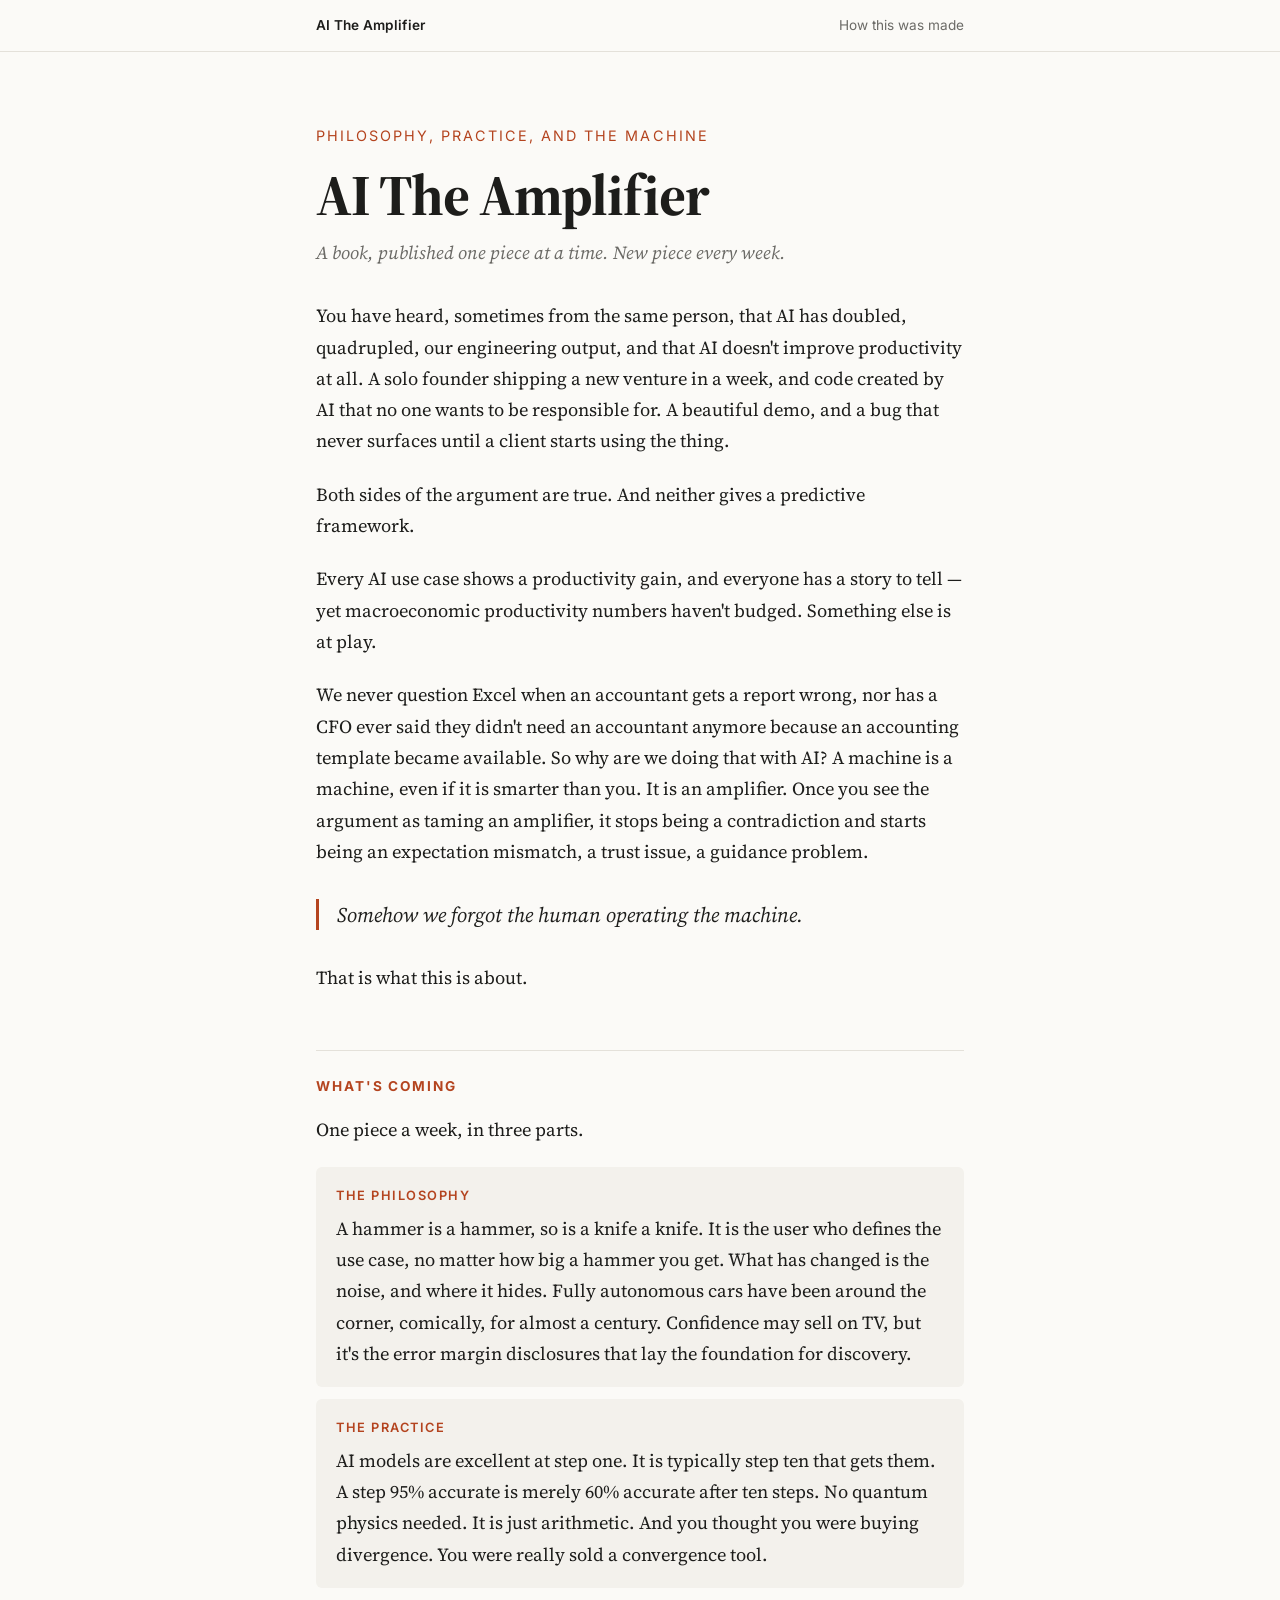
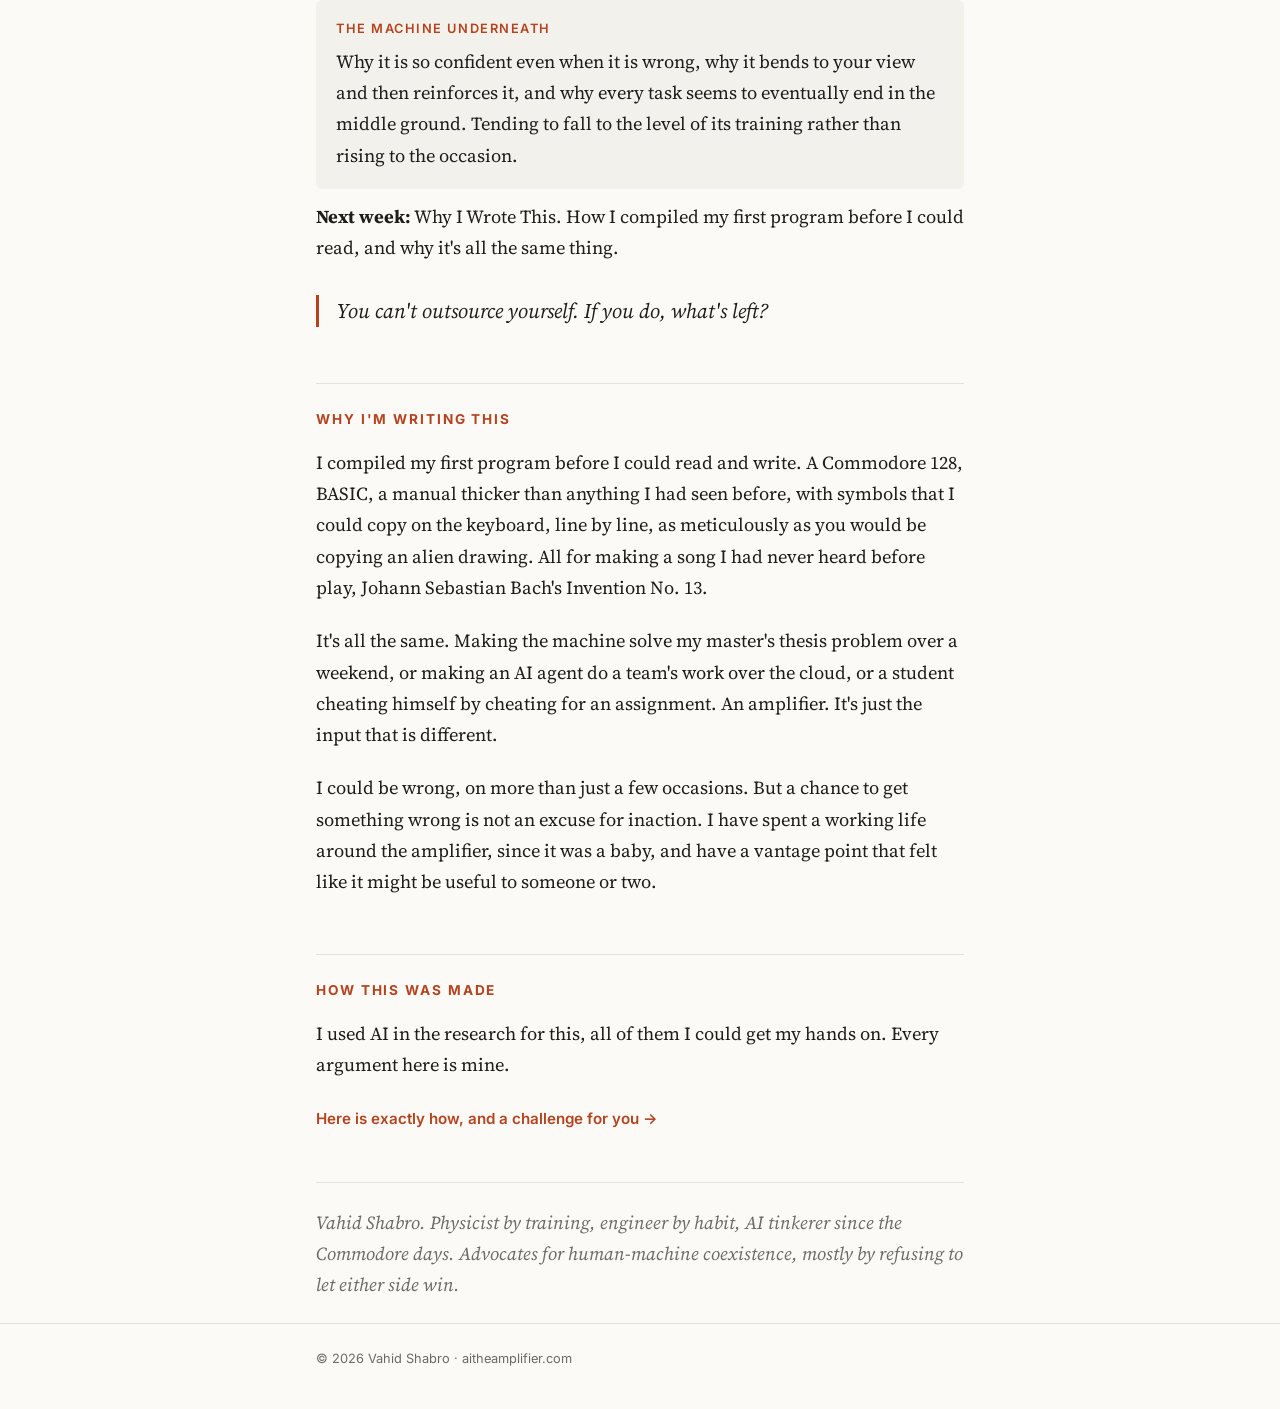
<file: index.html>
<!doctype html>
<html lang="en">
<head>
  <meta charset="utf-8">
  <meta name="viewport" content="width=device-width, initial-scale=1">
  <title>AI The Amplifier</title>
  <meta name="description" content="A book, published one piece at a time. Philosophy, practice, and the machine. By Vahid Shabro.">
  <meta property="og:title" content="AI The Amplifier">
  <meta property="og:description" content="A book, published one piece at a time. New piece every week.">
  <meta property="og:url" content="https://aitheamplifier.com/">
  <link rel="preconnect" href="https://fonts.googleapis.com">
  <link rel="preconnect" href="https://fonts.gstatic.com" crossorigin>
  <link href="https://fonts.googleapis.com/css2?family=Inter:wght@400;600&family=Source+Serif+4:ital,wght@0,400;0,700;1,400&display=swap" rel="stylesheet">
  <link rel="stylesheet" href="assets/style.css">
</head>
<body>
  <nav class="site-nav">
    <div class="wrap">
      <a class="brand" href="./">AI The Amplifier</a>
      <a href="how-this-was-made/">How this was made</a>
    </div>
  </nav>

  <header class="hero">
    <div class="wrap">
      <p class="eyebrow">Philosophy, Practice, and the Machine</p>
      <h1>AI The Amplifier</h1>
      <p class="kicker">A book, published one piece at a time. New piece every week.</p>
    </div>
  </header>

  <main class="wrap">
    <p>You have heard, sometimes from the same person, that AI has doubled, quadrupled, our engineering output, and that AI doesn't improve productivity at all. A solo founder shipping a new venture in a week, and code created by AI that no one wants to be responsible for. A beautiful demo, and a bug that never surfaces until a client starts using the thing.</p>

    <p>Both sides of the argument are true. And neither gives a predictive framework.</p>

    <p>Every AI use case shows a productivity gain, and everyone has a story to tell — yet macroeconomic productivity numbers haven't budged. Something else is at play.</p>

    <p>We never question Excel when an accountant gets a report wrong, nor has a CFO ever said they didn't need an accountant anymore because an accounting template became available. So why are we doing that with AI? A machine is a machine, even if it is smarter than you. It is an amplifier. Once you see the argument as taming an amplifier, it stops being a contradiction and starts being an expectation mismatch, a trust issue, a guidance problem.</p>

    <p class="pull">Somehow we forgot the human operating the machine.</p>

    <p>That is what this is about.</p>

    <h2>What's coming</h2>
    <p>One piece a week, in three parts.</p>
    <ul class="coming">
      <li><span class="label">The philosophy</span>A hammer is a hammer, so is a knife a knife. It is the user who defines the use case, no matter how big a hammer you get. What has changed is the noise, and where it hides. Fully autonomous cars have been around the corner, comically, for almost a century. Confidence may sell on TV, but it's the error margin disclosures that lay the foundation for discovery.</li>
      <li><span class="label">The practice</span>AI models are excellent at step one. It is typically step ten that gets them. A step 95% accurate is merely 60% accurate after ten steps. No quantum physics needed. It is just arithmetic. And you thought you were buying divergence. You were really sold a convergence tool.</li>
      <li><span class="label">The machine underneath</span>Why it is so confident even when it is wrong, why it bends to your view and then reinforces it, and why every task seems to eventually end in the middle ground. Tending to fall to the level of its training rather than rising to the occasion.</li>
    </ul>
    <p><strong>Next week:</strong> Why I Wrote This. How I compiled my first program before I could read, and why it's all the same thing.</p>

    <p class="pull">You can't outsource yourself. If you do, what's left?</p>

    <h2>Why I'm writing this</h2>
    <p>I compiled my first program before I could read and write. A Commodore 128, BASIC, a manual thicker than anything I had seen before, with symbols that I could copy on the keyboard, line by line, as meticulously as you would be copying an alien drawing. All for making a song I had never heard before play, Johann Sebastian Bach's Invention No. 13.</p>

    <p>It's all the same. Making the machine solve my master's thesis problem over a weekend, or making an AI agent do a team's work over the cloud, or a student cheating himself by cheating for an assignment. An amplifier. It's just the input that is different.</p>

    <p>I could be wrong, on more than just a few occasions. But a chance to get something wrong is not an excuse for inaction. I have spent a working life around the amplifier, since it was a baby, and have a vantage point that felt like it might be useful to someone or two.</p>

    <h2>How this was made</h2>
    <p>I used AI in the research for this, all of them I could get my hands on. Every argument here is mine.</p>
    <p><a class="cta" href="how-this-was-made/">Here is exactly how, and a challenge for you →</a></p>

    <p class="signature">Vahid Shabro. Physicist by training, engineer by habit, AI tinkerer since the Commodore days. Advocates for human-machine coexistence, mostly by refusing to let either side win.</p>
  </main>

  <footer>
    <div class="wrap">© 2026 Vahid Shabro · aitheamplifier.com</div>
  </footer>
</body>
</html>
</file>
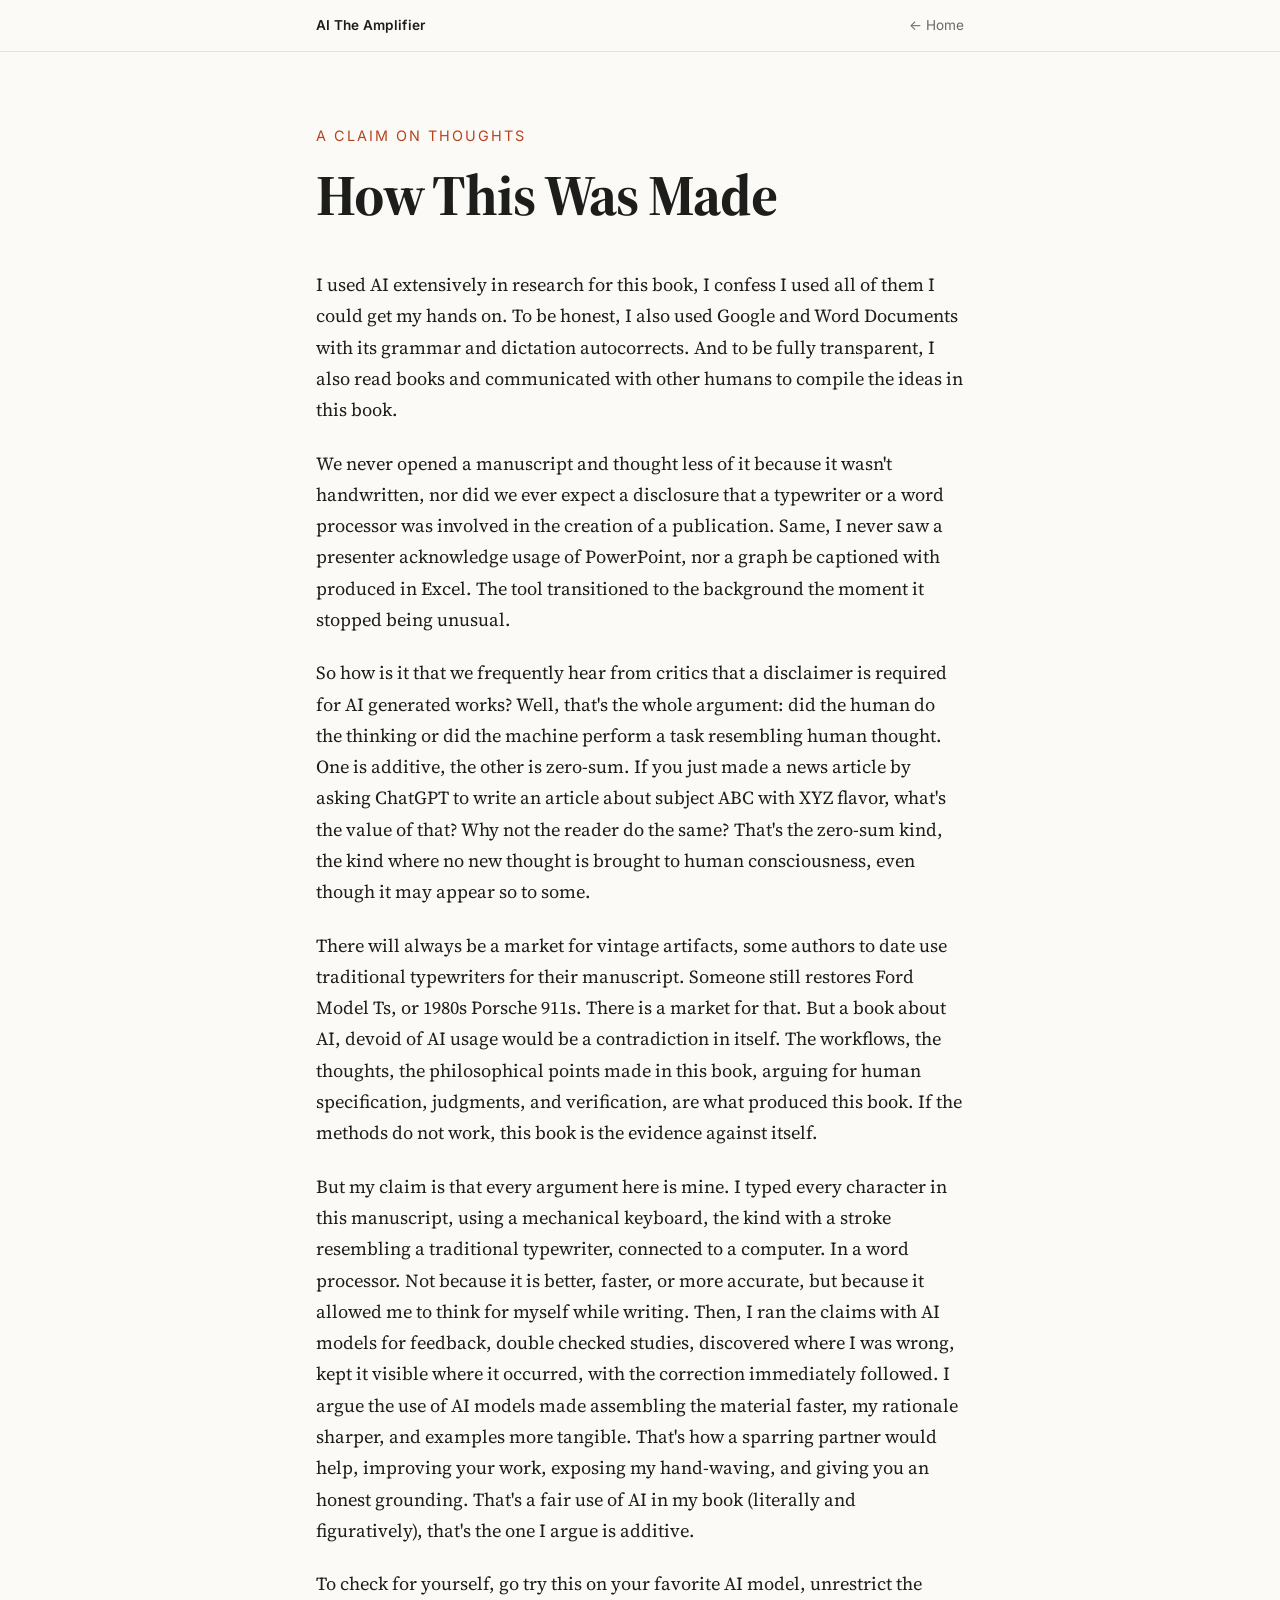
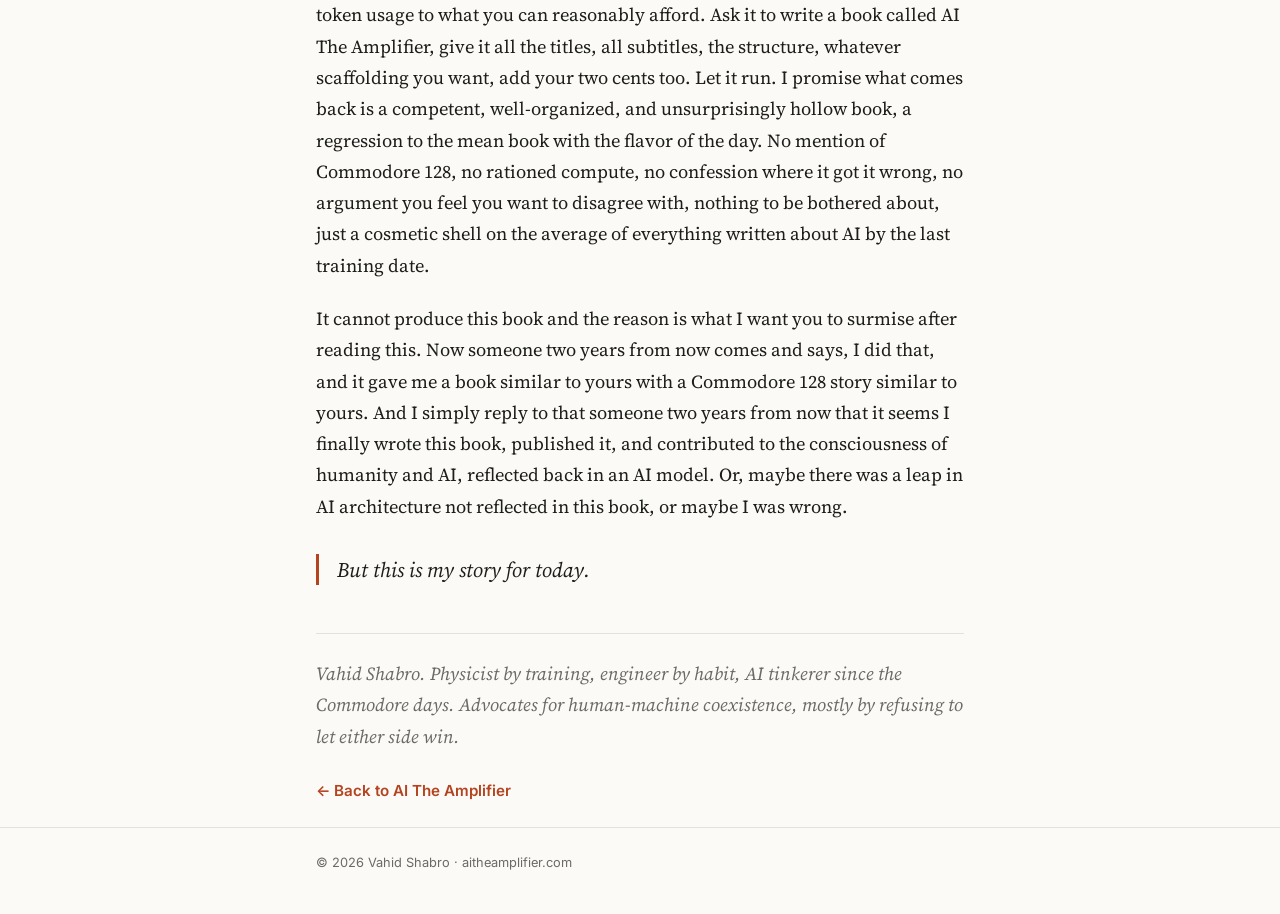
<file: how-this-was-made/index.html>
<!doctype html>
<html lang="en">
<head>
  <meta charset="utf-8">
  <meta name="viewport" content="width=device-width, initial-scale=1">
  <title>How This Was Made · AI The Amplifier</title>
  <meta name="description" content="A claim on thoughts: how AI was used in writing AI The Amplifier, and a challenge.">
  <meta property="og:title" content="How This Was Made · AI The Amplifier">
  <meta property="og:url" content="https://aitheamplifier.com/how-this-was-made/">
  <link rel="preconnect" href="https://fonts.googleapis.com">
  <link rel="preconnect" href="https://fonts.gstatic.com" crossorigin>
  <link href="https://fonts.googleapis.com/css2?family=Inter:wght@400;600&family=Source+Serif+4:ital,wght@0,400;0,700;1,400&display=swap" rel="stylesheet">
  <link rel="stylesheet" href="../assets/style.css">
</head>
<body>
  <nav class="site-nav">
    <div class="wrap">
      <a class="brand" href="../">AI The Amplifier</a>
      <a href="../">← Home</a>
    </div>
  </nav>

  <header class="hero">
    <div class="wrap">
      <p class="eyebrow">A Claim on Thoughts</p>
      <h1>How This Was Made</h1>
    </div>
  </header>

  <main class="wrap">
    <p>I used AI extensively in research for this book, I confess I used all of them I could get my hands on. To be honest, I also used Google and Word Documents with its grammar and dictation autocorrects. And to be fully transparent, I also read books and communicated with other humans to compile the ideas in this book.</p>

    <p>We never opened a manuscript and thought less of it because it wasn't handwritten, nor did we ever expect a disclosure that a typewriter or a word processor was involved in the creation of a publication. Same, I never saw a presenter acknowledge usage of PowerPoint, nor a graph be captioned with produced in Excel. The tool transitioned to the background the moment it stopped being unusual.</p>

    <p>So how is it that we frequently hear from critics that a disclaimer is required for AI generated works? Well, that's the whole argument: did the human do the thinking or did the machine perform a task resembling human thought. One is additive, the other is zero-sum. If you just made a news article by asking ChatGPT to write an article about subject ABC with XYZ flavor, what's the value of that? Why not the reader do the same? That's the zero-sum kind, the kind where no new thought is brought to human consciousness, even though it may appear so to some.</p>

    <p>There will always be a market for vintage artifacts, some authors to date use traditional typewriters for their manuscript. Someone still restores Ford Model Ts, or 1980s Porsche 911s. There is a market for that. But a book about AI, devoid of AI usage would be a contradiction in itself. The workflows, the thoughts, the philosophical points made in this book, arguing for human specification, judgments, and verification, are what produced this book. If the methods do not work, this book is the evidence against itself.</p>

    <p>But my claim is that every argument here is mine. I typed every character in this manuscript, using a mechanical keyboard, the kind with a stroke resembling a traditional typewriter, connected to a computer. In a word processor. Not because it is better, faster, or more accurate, but because it allowed me to think for myself while writing. Then, I ran the claims with AI models for feedback, double checked studies, discovered where I was wrong, kept it visible where it occurred, with the correction immediately followed. I argue the use of AI models made assembling the material faster, my rationale sharper, and examples more tangible. That's how a sparring partner would help, improving your work, exposing my hand-waving, and giving you an honest grounding. That's a fair use of AI in my book (literally and figuratively), that's the one I argue is additive.</p>

    <p>To check for yourself, go try this on your favorite AI model, unrestrict the token usage to what you can reasonably afford. Ask it to write a book called AI The Amplifier, give it all the titles, all subtitles, the structure, whatever scaffolding you want, add your two cents too. Let it run. I promise what comes back is a competent, well-organized, and unsurprisingly hollow book, a regression to the mean book with the flavor of the day. No mention of Commodore 128, no rationed compute, no confession where it got it wrong, no argument you feel you want to disagree with, nothing to be bothered about, just a cosmetic shell on the average of everything written about AI by the last training date.</p>

    <p>It cannot produce this book and the reason is what I want you to surmise after reading this. Now someone two years from now comes and says, I did that, and it gave me a book similar to yours with a Commodore 128 story similar to yours. And I simply reply to that someone two years from now that it seems I finally wrote this book, published it, and contributed to the consciousness of humanity and AI, reflected back in an AI model. Or, maybe there was a leap in AI architecture not reflected in this book, or maybe I was wrong.</p>

    <p class="pull">But this is my story for today.</p>

    <p class="signature">Vahid Shabro. Physicist by training, engineer by habit, AI tinkerer since the Commodore days. Advocates for human-machine coexistence, mostly by refusing to let either side win.</p>

    <p><a class="cta" href="../">← Back to AI The Amplifier</a></p>
  </main>

  <footer>
    <div class="wrap">© 2026 Vahid Shabro · aitheamplifier.com</div>
  </footer>
</body>
</html>
</file>
<file: assets/style.css>
:root {
  --bg: #fbfaf7;
  --text: #1d1d1b;
  --muted: #6b6a66;
  --accent: #b4441f;
  --rule: #e4e1da;
  --card: #f3f1ec;
  --serif: "Source Serif 4", Georgia, "Times New Roman", serif;
  --sans: "Inter", -apple-system, BlinkMacSystemFont, "Segoe UI", sans-serif;
}

@media (prefers-color-scheme: dark) {
  :root {
    --bg: #161614;
    --text: #e9e7e1;
    --muted: #9b9890;
    --accent: #e0774f;
    --rule: #2e2d2a;
    --card: #1f1e1b;
  }
}

* { box-sizing: border-box; }
html { -webkit-text-size-adjust: 100%; }

body {
  margin: 0;
  background: var(--bg);
  color: var(--text);
  font-family: var(--serif);
  font-size: 1.15rem;
  line-height: 1.7;
}

.wrap { max-width: 680px; margin: 0 auto; padding: 0 16px; }

.site-nav { border-bottom: 1px solid var(--rule); font-family: var(--sans); font-size: 0.85rem; }
.site-nav .wrap {
  display: flex; justify-content: space-between; align-items: center;
  padding-top: 14px; padding-bottom: 14px; gap: 12px; flex-wrap: wrap;
}
.site-nav a { color: var(--muted); text-decoration: none; }
.site-nav a:hover { color: var(--accent); }
.site-nav .brand { color: var(--text); font-weight: 600; letter-spacing: 0.02em; }

.hero { padding: 72px 0 32px; }
.hero h1 {
  font-size: clamp(2.4rem, 7vw, 3.6rem); line-height: 1.05;
  margin: 0 0 12px; font-weight: 700; letter-spacing: -0.02em;
}
.eyebrow {
  font-family: var(--sans); font-size: 0.9rem; text-transform: uppercase;
  letter-spacing: 0.14em; color: var(--accent); margin: 0 0 16px;
}
.kicker { font-style: italic; color: var(--muted); margin: 0; }

main { padding-bottom: 48px; }

h2 {
  font-family: var(--sans); font-size: 0.85rem; text-transform: uppercase;
  letter-spacing: 0.14em; color: var(--accent);
  margin: 56px 0 16px; padding-top: 24px; border-top: 1px solid var(--rule);
}

p { margin: 0 0 1.2em; }

.pull {
  font-size: 1.3rem; line-height: 1.5; font-style: italic;
  border-left: 3px solid var(--accent); padding-left: 18px; margin: 32px 0;
}

.coming { list-style: none; padding: 0; margin: 0; }
.coming li { background: var(--card); border-radius: 6px; padding: 18px 20px; margin-bottom: 12px; }
.coming .label {
  display: block; font-family: var(--sans); font-size: 0.8rem; font-weight: 600;
  text-transform: uppercase; letter-spacing: 0.12em; color: var(--accent); margin-bottom: 6px;
}

a { color: var(--accent); }

.cta { font-family: var(--sans); font-size: 0.95rem; font-weight: 600; text-decoration: none; }
.cta:hover { text-decoration: underline; }

.signature {
  font-style: italic; color: var(--muted);
  border-top: 1px solid var(--rule); padding-top: 24px; margin-top: 48px;
}

footer {
  border-top: 1px solid var(--rule); font-family: var(--sans);
  font-size: 0.8rem; color: var(--muted); padding: 24px 0 40px;
}
</file>
